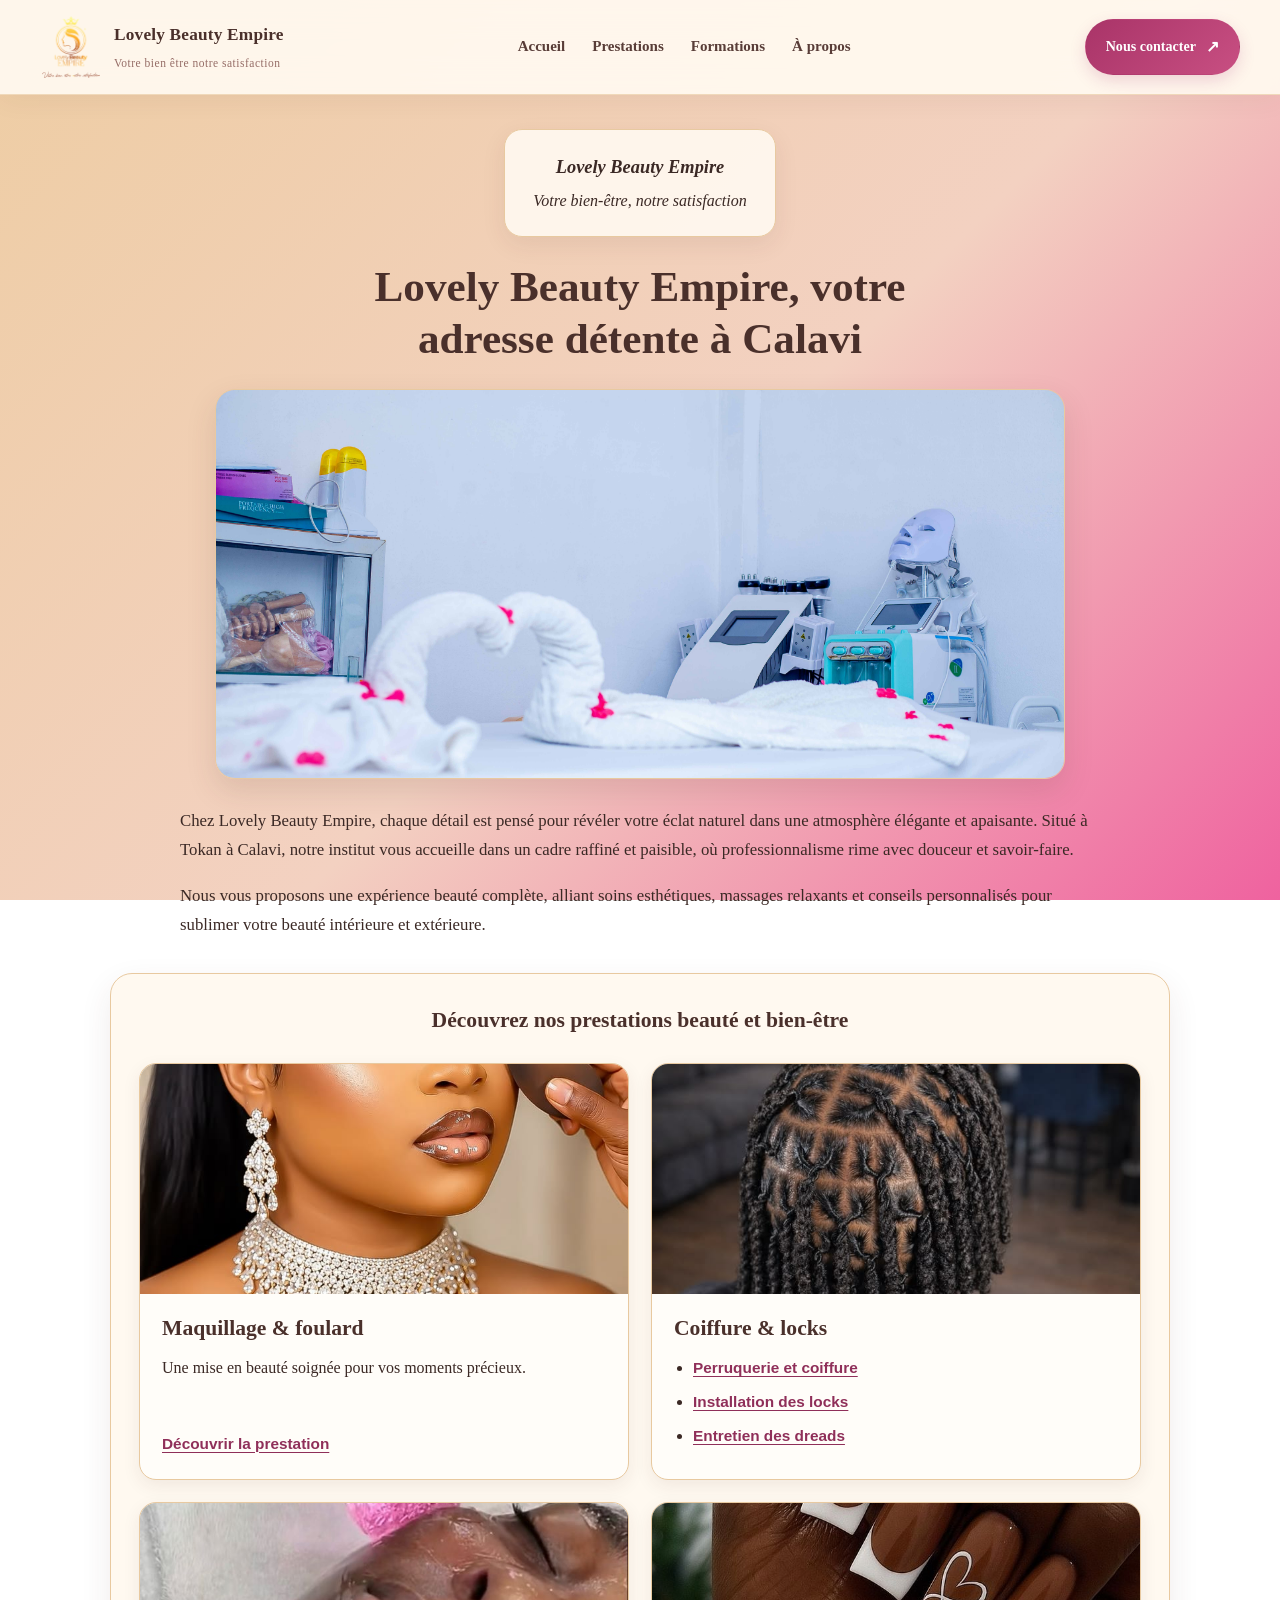
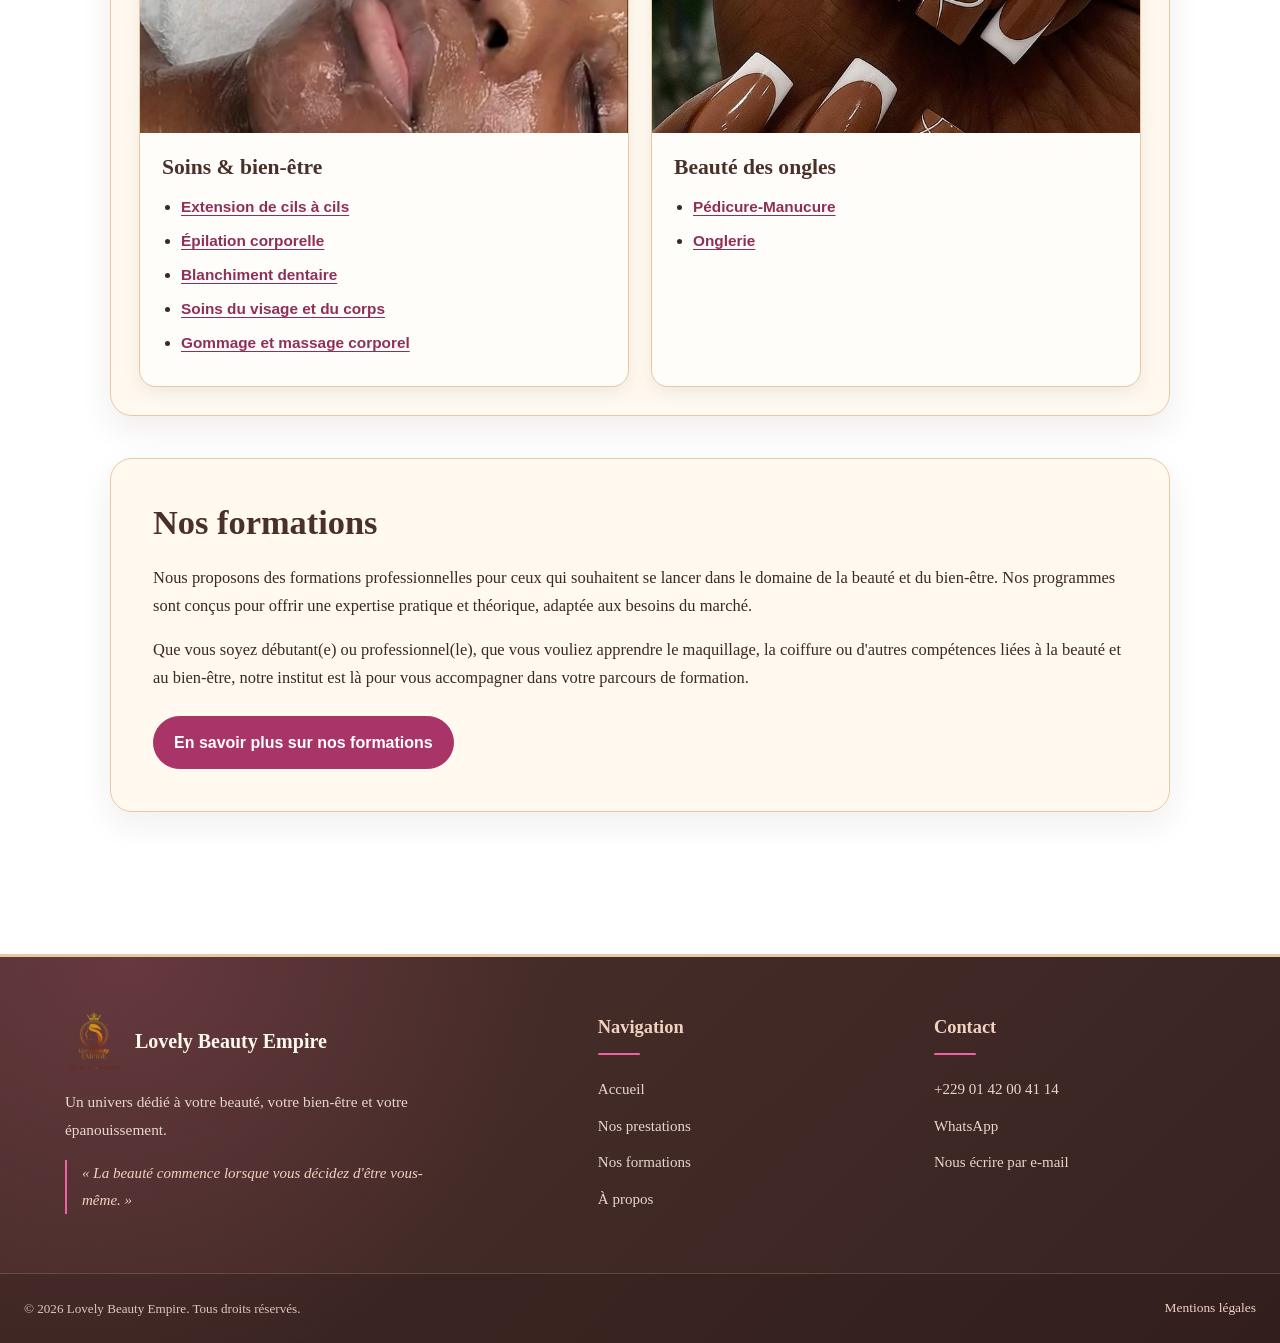
<file: index.html>
<!DOCTYPE html>
<html lang="fr">
<head>
    <meta charset="UTF-8">
    <meta name="viewport" content="width=device-width, initial-scale=1.0">
    <title>Accueil - Lovely Beauty Empire</title>
    <link rel="stylesheet" href="style.css">
    <link rel="stylesheet" href="style-accueil-lovely.css">
</head>
<body>
    
<header class="site-header">
    <div class="header-container">

        <!-- Logo et identité -->
        <a href="index.html" class="brand" aria-label="Lovely Beauty Empire, accueil">
            <img src="images/lovely_beauty_empire.svg" alt="Logo Lovely Beauty Empire">
            <span class="brand-text">
                <strong>Lovely Beauty Empire</strong>
                <small>Votre bien être notre satisfaction</small>
            </span>
        </a>

        <!-- Navigation principale -->
        <nav class="main-nav" aria-label="Navigation principale">
            <a href="index.html">Accueil</a>
            <a href="prestations.html">Prestations</a>
            <a href="formations.html">Formations</a>
            <a href="apropos.html">À propos</a>
        </nav>

        <!-- Bouton de contact -->
        <a href="https://wa.me/2290142004114?text=Bonjour%2C%20je%20souhaite%20prendre%20rendez-vous." class="header-contact">
            Nous contacter <span aria-hidden="true">↗</span>
        </a>

    </div>
</header>

    <main>
        <section class="presentation">
            <div class="intro">
                <p><i><strong>Lovely Beauty Empire</strong></i></p>
                <p><i>Votre bien-être, notre satisfaction</i></p>
            </div>

            <h1 class="accroche">Lovely Beauty Empire, votre adresse détente à Calavi</h1>
            <img class="photo-institut" src="images/institut.jpg" alt="L'institut Lovely Beauty Empire">

            <div class="texte-presentation">
                <p>Chez Lovely Beauty Empire, chaque détail est pensé pour révéler votre éclat naturel dans une atmosphère élégante et apaisante. Situé à Tokan à Calavi, notre institut vous accueille dans un cadre raffiné et paisible, où professionnalisme rime avec douceur et savoir-faire.</p>
                <p>Nous vous proposons une expérience beauté complète, alliant soins esthétiques, massages relaxants et conseils personnalisés pour sublimer votre beauté intérieure et extérieure.</p>
            </div>

            <div class="services">
                <p class="services-intro">Découvrez nos prestations beauté et bien-être</p>

                <div class="services-grid">
                    <article class="service-card">
                        <img src="images/Makeup.jpg" alt="Maquillage et mise en beauté" loading="lazy">
                        <div class="service-card-content">
                            <h2>Maquillage & foulard</h2>
                            <p>Une mise en beauté soignée pour vos moments précieux.</p>
                            <a href="prestations.html#maquillage-foulard">Découvrir la prestation</a>
                        </div>
                    </article>

                    <article class="service-card">
                        <img src="images/coiffure.jpg" alt="Perruquerie et coiffure" loading="lazy">
                        <div class="service-card-content">
                            <h2>Coiffure & locks</h2>
                            <ul>
                                <li><a href="prestations.html#perruquerie-coiffure">Perruquerie et coiffure</a></li>
                                <li><a href="prestations.html#installation-locks">Installation des locks</a></li>
                                <li><a href="prestations.html#entretien-dreads">Entretien des dreads</a></li>
                            </ul>
                        </div>
                    </article>

                    <article class="service-card">
                        <img src="images/spa.jpg" alt="Soins esthétiques et bien-être" loading="lazy">
                        <div class="service-card-content">
                            <h2>Soins & bien-être</h2>
                            <ul>
                                <li><a href="prestations.html#extension-cils">Extension de cils à cils</a></li>
                                <li><a href="prestations.html#épilation-corporelle">Épilation corporelle</a></li>
                                <li><a href="prestations.html#blanchiment-dentaire">Blanchiment dentaire</a></li>
                                <li><a href="prestations.html#soins-visage-corps">Soins du visage et du corps</a></li>
                                <li><a href="prestations.html#gommage-massage">Gommage et massage corporel</a></li>
                            </ul>
                        </div>
                    </article>

                    <article class="service-card">
                        <img src="images/ongle.jpg" alt="Pédicure, manucure et onglerie" loading="lazy">
                        <div class="service-card-content">
                            <h2>Beauté des ongles</h2>
                            <ul>
                                <li><a href="prestations.html#pédicure-manucure">Pédicure-Manucure</a></li>
                                <li><a href="prestations.html#onglerie">Onglerie</a></li>
                            </ul>
                        </div>
                    </article>
                </div>
            </div>
        </section>

        <section class="formations">
            <h2>Nos formations</h2>
            <p>Nous proposons des formations professionnelles pour ceux qui souhaitent se lancer dans le domaine de la beauté et du bien-être. Nos programmes sont conçus pour offrir une expertise pratique et théorique, adaptée aux besoins du marché.</p>
            <p>Que vous soyez débutant(e) ou professionnel(le), que vous vouliez apprendre le maquillage, la coiffure ou d'autres compétences liées à la beauté et au bien-être, notre institut est là pour vous accompagner dans votre parcours de formation.</p>
            <a class="formations-link" href="Formations.html">En savoir plus sur nos formations</a>
        </section>
    </main>

   
<footer class="site-footer">

    <div class="footer-container">

        <!-- Présentation -->
        <div class="footer-brand">
            <a href="index.html" class="footer-logo">
                <img src="images/lovely_beauty_empire.svg" alt="">
                <span>Lovely Beauty Empire</span>
            </a>

            <p>
                Un univers dédié à votre beauté, votre bien-être
                et votre épanouissement.
            </p>

            <p class="footer-slogan">
                « La beauté commence lorsque vous décidez d'être vous-même. »
            </p>
        </div>

        <!-- Liens rapides -->
        <div class="footer-column">
            <h2>Navigation</h2>
            <a href="index.html">Accueil</a>
            <a href="prestations.html">Nos prestations</a>
            <a href="formations.html">Nos formations</a>
            <a href="apropos.html">À propos</a>
        </div>

        <!-- Contact -->
        <div class="footer-column">
            <h2>Contact</h2>
            <a href="tel:+2290142004114">+229 01 42 00 41 14</a>
            <a href="https://wa.me/2290142004114"
               target="_blank"
               rel="noopener noreferrer">
                WhatsApp
            </a>
            <a href="mailto:damelovely84@gmail.com">Nous écrire par e-mail</a>
        </div>

    </div>

    <!-- Bas de page -->
    <div class="footer-bottom">
        <p>
            © <span id="current-year">2026</span>
            Lovely Beauty Empire. Tous droits réservés.
        </p>

        <a href="mentions-legales.html">Mentions légales</a>
    </div>

</footer>

<script>
    document.getElementById("current-year").textContent =
        new Date().getFullYear();
</script>

</body>
</html>
</file>
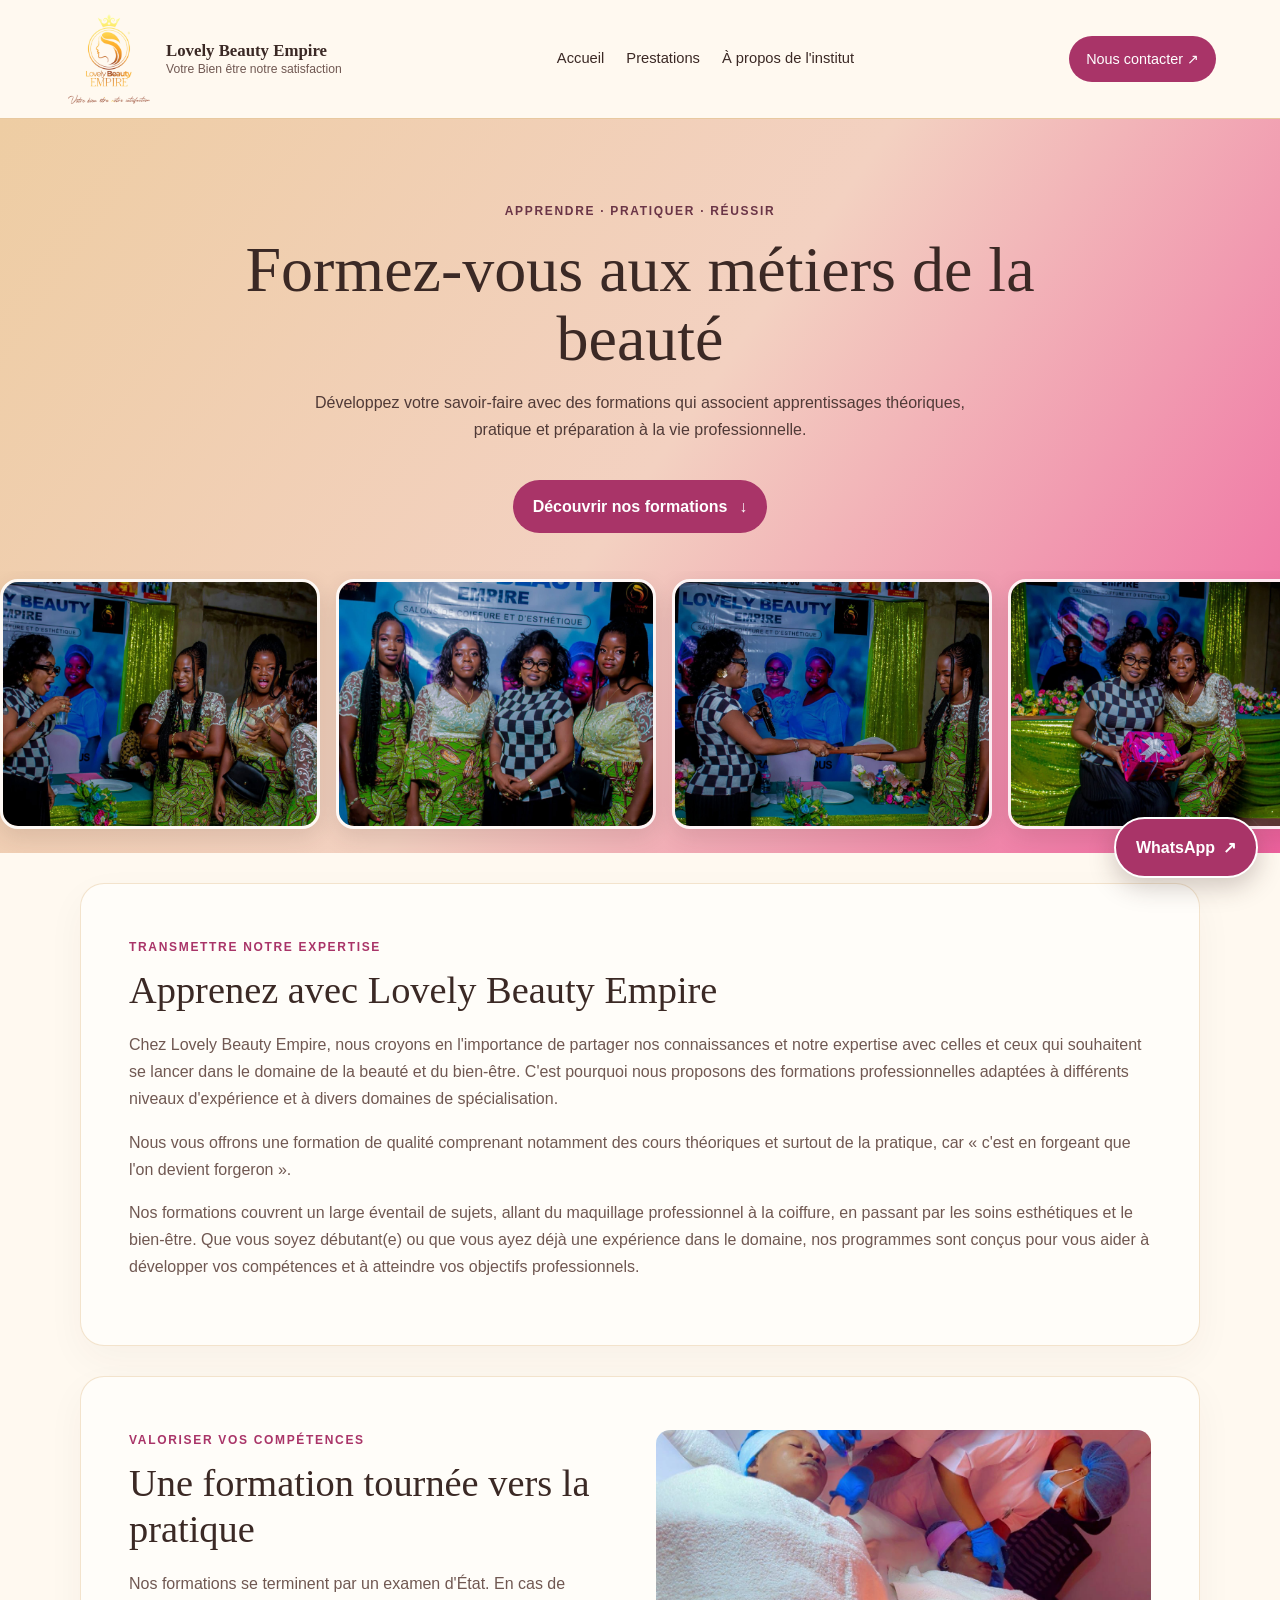
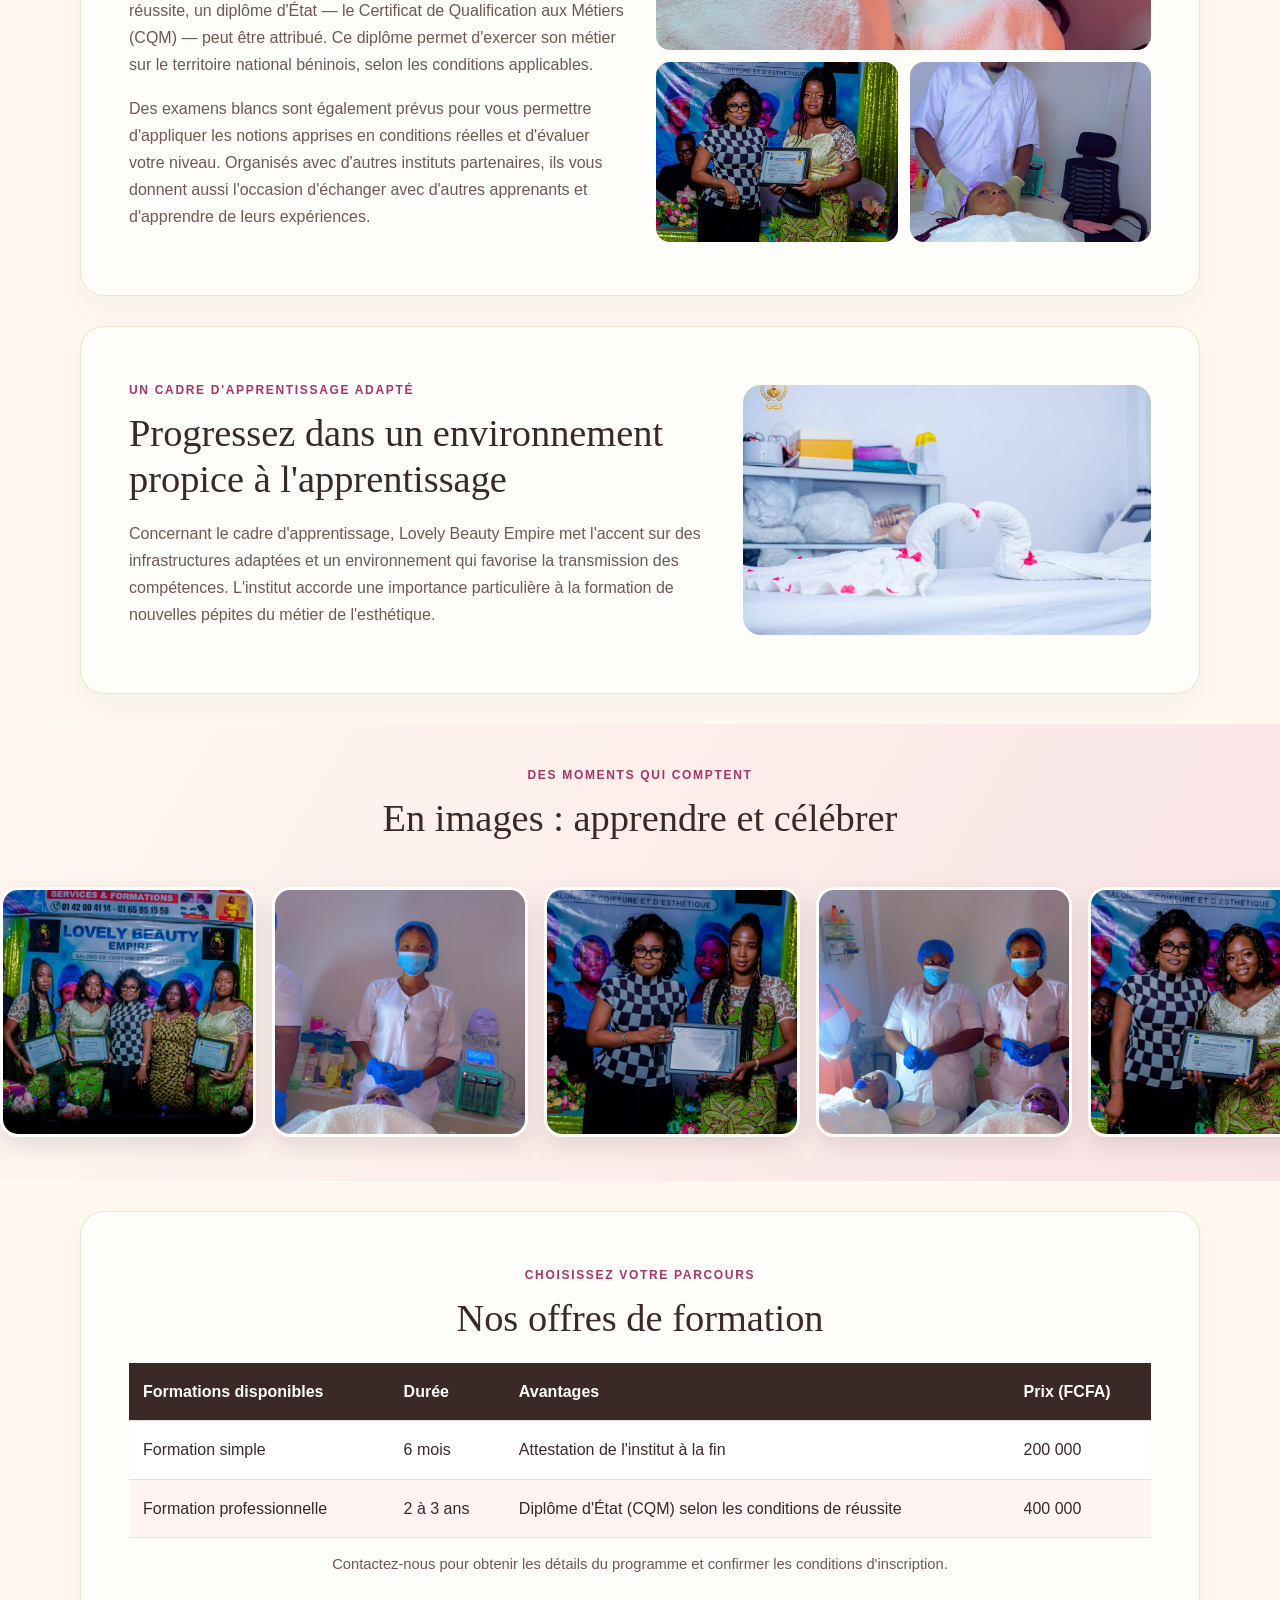
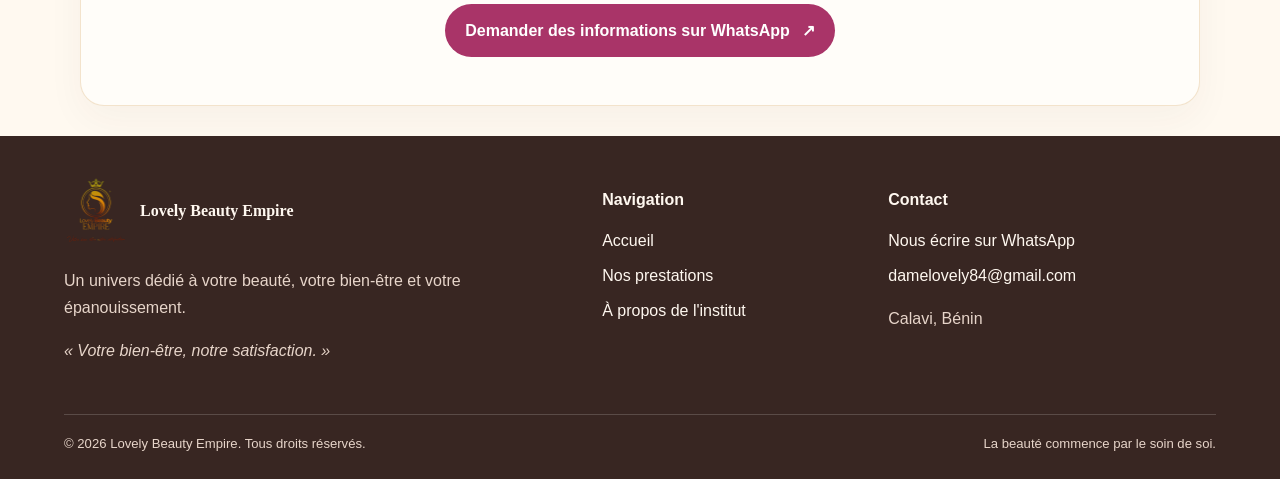
<file: Formations.html>
<!DOCTYPE html>
<html lang="fr">
<head>
    <meta charset="UTF-8">
    <meta name="viewport" content="width=device-width, initial-scale=1.0">
    <meta name="description" content="Découvrez les formations professionnelles en beauté et esthétique proposées par Lovely Beauty Empire à Calavi, au Bénin.">
    <title>Nos formations | Lovely Beauty Empire</title>
    <link rel="stylesheet" href="style.css">
    <link rel="stylesheet" href="style-formations.css">
</head>
<body class="formations-page">
    <header class="formations-header">
        <a class="formations-brand" href="index.html" aria-label="Lovely Beauty Empire, accueil">
            <img src="images/lovely_beauty_empire.svg" alt="Logo Lovely Beauty Empire" width="90" height="90">
            <span><strong>Lovely Beauty Empire</strong><small>Votre Bien être notre satisfaction</small></span>
        </a>
        <nav aria-label="Navigation principale">
            <a href="index.html">Accueil</a>
            <a href="prestations.html">Prestations</a>
            <a href="À-propos.html">À propos de l'institut</a>
        </nav>
        <a class="formations-header-contact" href="https://wa.me/2290142004114?text=Bonjour%2C%20je%20souhaite%20prendre%20rendez-vous." target="_blank" rel="noopener noreferrer">Nous contacter <span aria-hidden="true">↗</span></a>
    </header>

    <main>
        <section class="formations-hero" aria-label="Galerie de remise de diplômes">
            <div class="formations-hero-copy">
                <span class="formations-eyebrow">Apprendre · Pratiquer · Réussir</span>
                <h1>Formez-vous aux métiers de la beauté</h1>
                <p>Développez votre savoir-faire avec des formations qui associent apprentissages théoriques, pratique et préparation à la vie professionnelle.</p>
                <a class="formations-primary-link" href="#offres">Découvrir nos formations <span aria-hidden="true">↓</span></a>
            </div>
            <div class="formations-carousel formations-carousel-top" aria-label="Photos de remises de diplômes">
                <div class="formations-carousel-track">
                    <img src="images/remise-diplome-3.JPG" alt="Cérémonie de remise de diplômes" width="350" height="250">
                    <img src="images/remise-diplome-4.JPG" alt="Souvenir de remise de diplômes" width="350" height="250">
                    <img src="images/remise-diplome-6.JPG" alt="Apprenants lors de la remise de diplômes" width="350" height="250">
                    <img src="images/remise-diplome-1.JPG" alt="Célébration de fin de formation" width="350" height="250">
                    <img src="images/remise-diplome-3.JPG" alt="Cérémonie de remise de diplômes" width="350" height="250" aria-hidden="true">
                    <img src="images/remise-diplome-4.JPG" alt="Souvenir de remise de diplômes" width="350" height="250" aria-hidden="true">
                    <img src="images/remise-diplome-6.JPG" alt="Apprenants lors de la remise de diplômes" width="350" height="250" aria-hidden="true">
                    <img src="images/remise-diplome-1.JPG" alt="Célébration de fin de formation" width="350" height="250" aria-hidden="true">
                </div>
            </div>
        </section>

        <section class="formations-intro formations-panel">
            <span class="formations-eyebrow">Transmettre notre expertise</span>
            <h2>Apprenez avec Lovely Beauty Empire</h2>
            <p>Chez Lovely Beauty Empire, nous croyons en l'importance de partager nos connaissances et notre expertise avec celles et ceux qui souhaitent se lancer dans le domaine de la beauté et du bien-être. C'est pourquoi nous proposons des formations professionnelles adaptées à différents niveaux d'expérience et à divers domaines de spécialisation.</p>
            <p>Nous vous offrons une formation de qualité comprenant notamment des cours théoriques et surtout de la pratique, car « c'est en forgeant que l'on devient forgeron ».</p>
            <p>Nos formations couvrent un large éventail de sujets, allant du maquillage professionnel à la coiffure, en passant par les soins esthétiques et le bien-être. Que vous soyez débutant(e) ou que vous ayez déjà une expérience dans le domaine, nos programmes sont conçus pour vous aider à développer vos compétences et à atteindre vos objectifs professionnels.</p>
        </section>

        <section class="formations-certification formations-panel">
            <div class="formations-copy">
                <span class="formations-eyebrow">Valoriser vos compétences</span>
                <h2>Une formation tournée vers la pratique</h2>
                <p>Nos formations se terminent par un examen d'État. En cas de réussite, un diplôme d'État — le Certificat de Qualification aux Métiers (CQM) — peut être attribué. Ce diplôme permet d'exercer son métier sur le territoire national béninois, selon les conditions applicables.</p>
                <p>Des examens blancs sont également prévus pour vous permettre d'appliquer les notions apprises en conditions réelles et d'évaluer votre niveau. Organisés avec d'autres instituts partenaires, ils vous donnent aussi l'occasion d'échanger avec d'autres apprenants et d'apprendre de leurs expériences.</p>
            </div>
            <div class="formations-feature-images">
                <img src="images/pratique-apprenante.JPG" alt="Une apprenante en pleine pratique" width="350" height="250">
                <img src="images/remise-diplome-5.JPG" alt="Une apprenante avec son certificat" width="300" height="250">
                <img src="images/examen-blanc.JPG" alt="Un apprenant pendant un examen blanc" width="350" height="250">
            </div>
        </section>

        <section class="formations-environment formations-panel">
            <div>
                <span class="formations-eyebrow">Un cadre d'apprentissage adapté</span>
                <h2>Progressez dans un environnement propice à l'apprentissage</h2>
                <p>Concernant le cadre d'apprentissage, Lovely Beauty Empire met l'accent sur des infrastructures adaptées et un environnement qui favorise la transmission des compétences. L'institut accorde une importance particulière à la formation de nouvelles pépites du métier de l'esthétique.</p>
            </div>
            <img class="formations-classroom" src="images/salle-cours.jpg" alt="Salle de cours de Lovely Beauty Empire" width="350" height="250">
        </section>

        <section class="formations-gallery-section" aria-label="Galerie de formations et de cérémonies">
            <div class="formations-gallery-heading">
                <span class="formations-eyebrow">Des moments qui comptent</span>
                <h2>En images : apprendre et célébrer</h2>
            </div>
            <div class="formations-carousel formations-carousel-bottom" aria-label="Photos de formations et de remises de diplômes">
                <div class="formations-carousel-track">
                    <img src="images/remise-diplome-9.JPG" alt="Cérémonie de remise de diplômes" width="350" height="250">
                    <img src="images/formation.JPG" alt="Une apprenante en pleine formation" width="350" height="250">
                    <img src="images/remise-diplome-7.JPG" alt="Célébration de fin de formation" width="350" height="250">
                    <img src="images/formation-2.JPG" alt="Une apprenante en pratique" width="350" height="250">
                    <img src="images/remise-diplome-2.JPG" alt="Souvenir de remise de diplômes" width="350" height="250">
                    <img src="images/remise-diplome-9.JPG" alt="Cérémonie de remise de diplômes" width="350" height="250" aria-hidden="true">
                    <img src="images/formation.JPG" alt="Une apprenante en pleine formation" width="350" height="250" aria-hidden="true">
                    <img src="images/remise-diplome-7.JPG" alt="Célébration de fin de formation" width="350" height="250" aria-hidden="true">
                    <img src="images/formation-2.JPG" alt="Une apprenante en pratique" width="350" height="250" aria-hidden="true">
                    <img src="images/remise-diplome-2.JPG" alt="Souvenir de remise de diplômes" width="350" height="250" aria-hidden="true">
                </div>
            </div>
        </section>

        <section class="formations-offers formations-panel" id="offres">
            <span class="formations-eyebrow">Choisissez votre parcours</span>
            <h2>Nos offres de formation</h2>
            <div class="formations-table-wrap">
                <table>
                    <thead><tr><th>Formations disponibles</th><th>Durée</th><th>Avantages</th><th>Prix (FCFA)</th></tr></thead>
                    <tbody>
                        <tr><td>Formation simple</td><td>6 mois</td><td>Attestation de l'institut à la fin</td><td>200 000</td></tr>
                        <tr><td>Formation professionnelle</td><td>2 à 3 ans</td><td>Diplôme d'État (CQM) selon les conditions de réussite</td><td>400 000</td></tr>
                    </tbody>
                </table>
            </div>
            <p class="formations-price-note">Contactez-nous pour obtenir les détails du programme et confirmer les conditions d'inscription.</p>
            <a class="formations-primary-link" href="https://wa.me/2290142004114?text=Bonjour%2C%20je%20souhaite%20prendre%20rendez-vous." target="_blank" rel="noopener noreferrer">Demander des informations sur WhatsApp <span aria-hidden="true">↗</span></a>
        </section>
    </main>

    <a class="formations-floating-contact" href="https://wa.me/2290142004114?text=Bonjour%2C%20je%20souhaite%20prendre%20rendez-vous." target="_blank" rel="noopener noreferrer" aria-label="Nous contacter sur WhatsApp">WhatsApp <span aria-hidden="true">↗</span></a>

    <footer class="formations-footer">
        <div><a class="formations-footer-brand" href="index.html"><img src="images/lovely_beauty_empire.svg" alt="" width="64" height="64"><span>Lovely Beauty Empire</span></a><p>Un univers dédié à votre beauté, votre bien-être et votre épanouissement.</p><p class="formations-footer-slogan">« Votre bien-être, notre satisfaction. »</p></div>
        <div><h2>Navigation</h2><a href="index.html">Accueil</a><a href="prestations.html">Nos prestations</a><a href="À-propos.html">À propos de l'institut</a></div>
        <div><h2>Contact</h2><a href="https://wa.me/2290142004114?text=Bonjour%2C%20je%20souhaite%20prendre%20rendez-vous." target="_blank" rel="noopener noreferrer">Nous écrire sur WhatsApp</a><a href="mailto:damelovely84@gmail.com">damelovely84@gmail.com</a><p>Calavi, Bénin</p></div>
        <div class="formations-footer-bottom"><p>© <span id="formations-year">2017</span> Lovely Beauty Empire. Tous droits réservés.</p><p>La beauté commence par le soin de soi.</p></div>
    </footer>
    <script>document.getElementById('formations-year').textContent = new Date().getFullYear();</script>
</body>
</html>
</file>
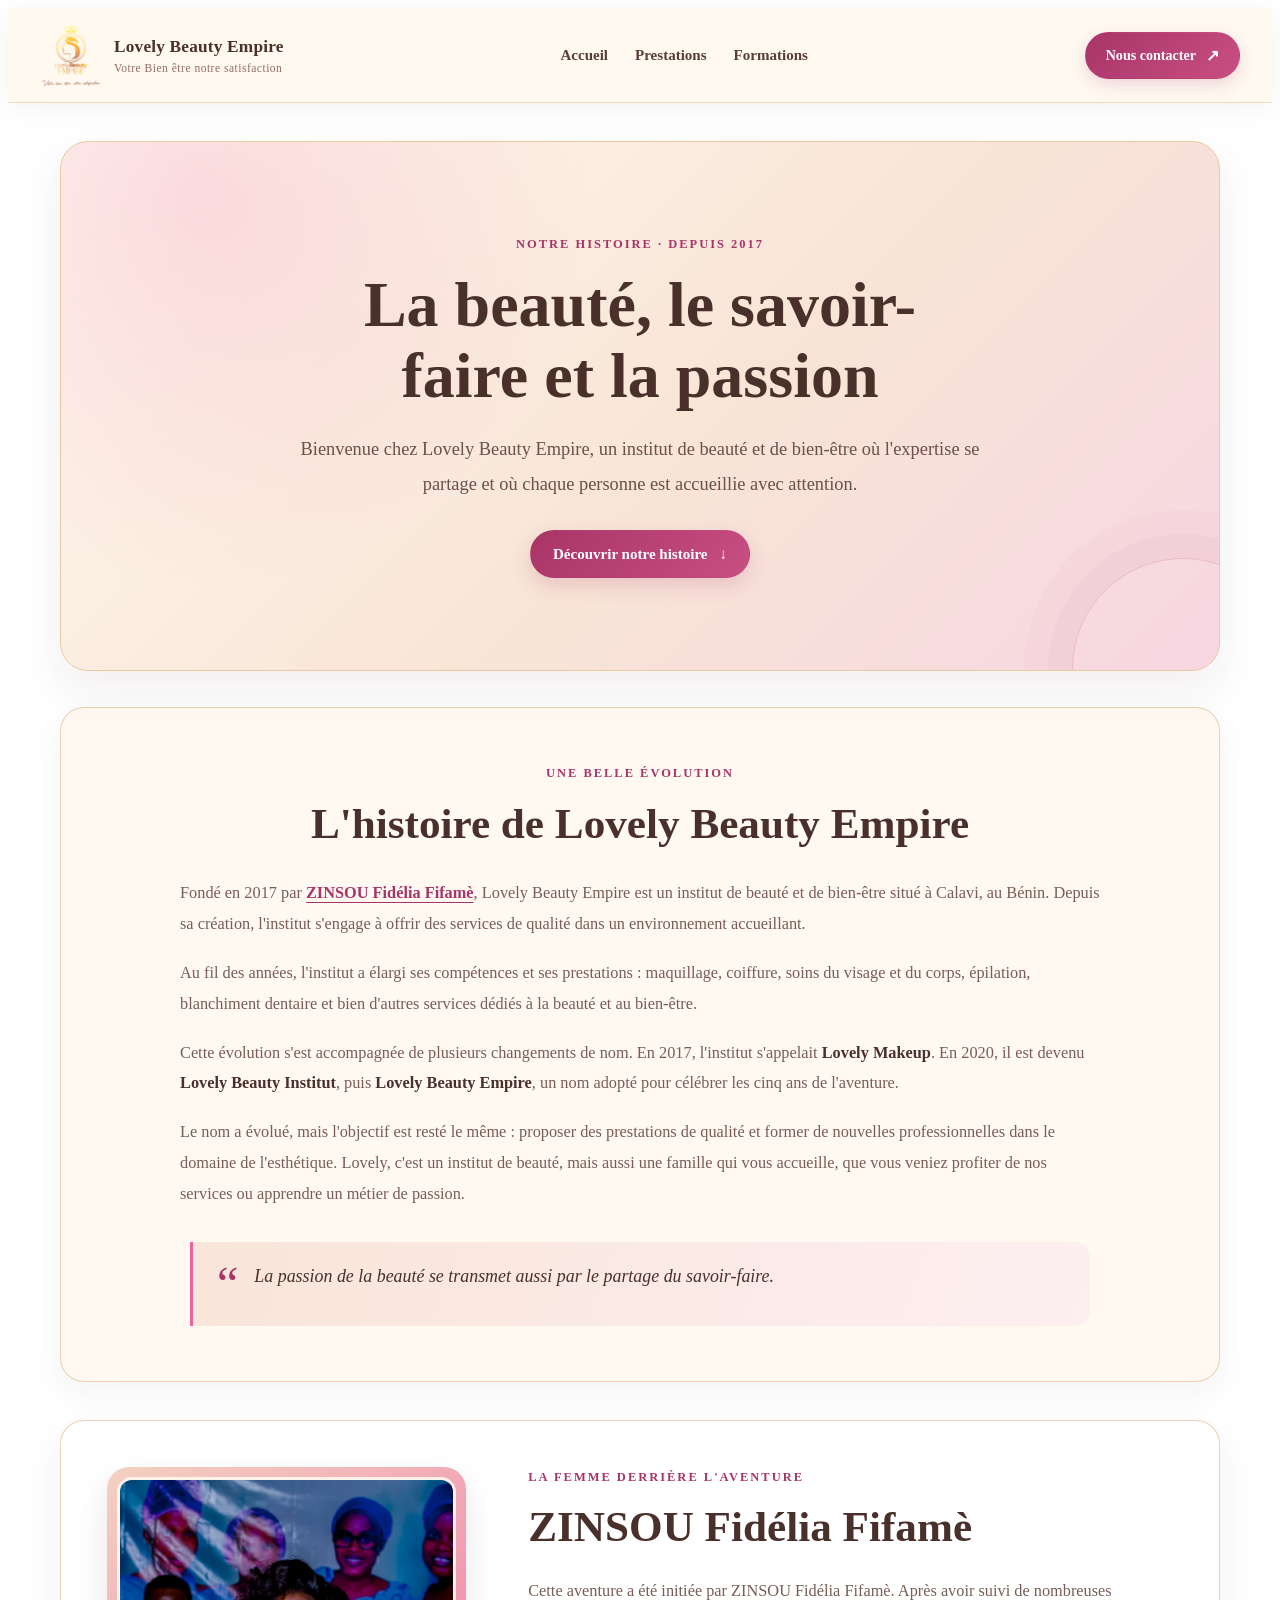
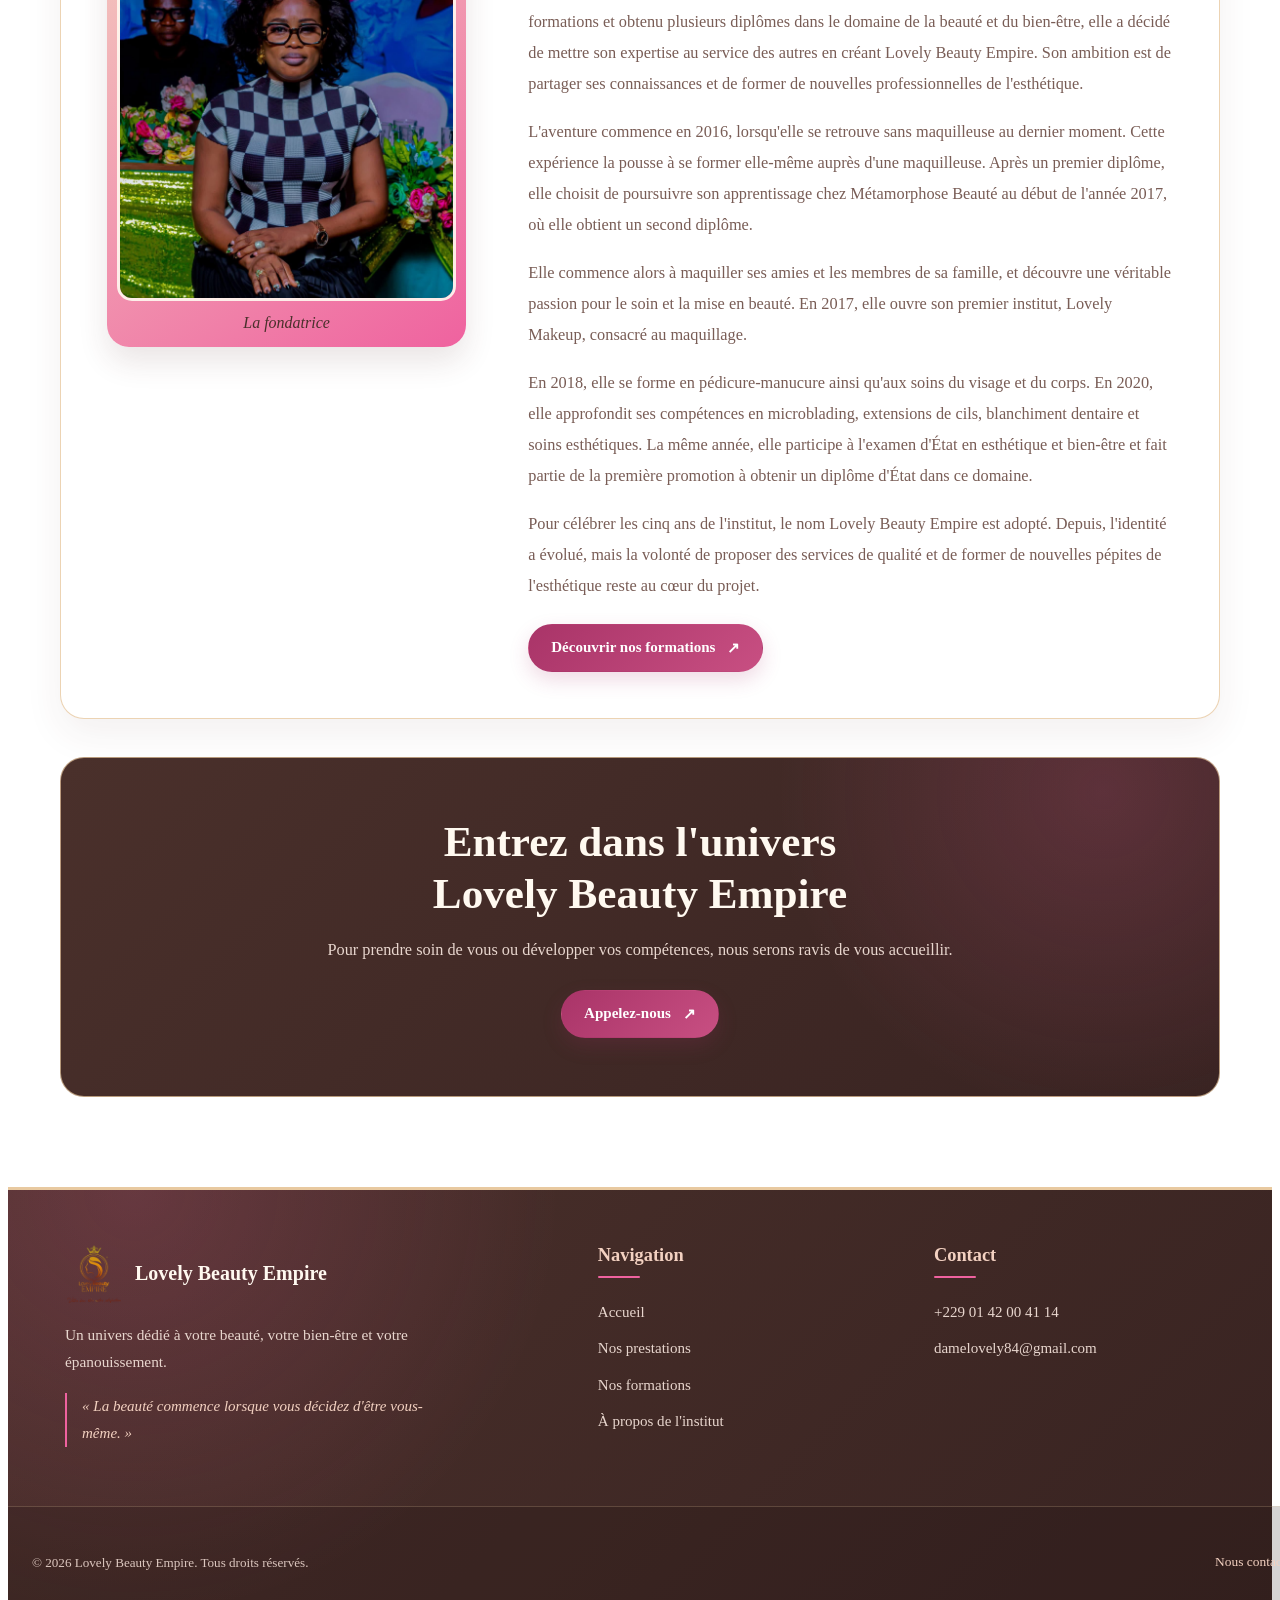
<file: À-propos.html>
<!DOCTYPE html>
<html lang="fr">
<head>
    <meta charset="UTF-8">
    <meta name="viewport" content="width=device-width, initial-scale=1.0">
    <meta name="description" content="Découvrez l'histoire de Lovely Beauty Empire et le parcours de sa fondatrice, ZINSOU Fidélia Fifamè, à Calavi au Bénin.">
    <title>Présentation | Lovely Beauty Empire</title>
    <link rel="stylesheet" href="style.css">
    <link rel="stylesheet" href="style-presentation.css">
</head>
<body>
    <header class="site-header">
        <div class="header-container">
            <a href="index.html" class="brand" aria-label="Lovely Beauty Empire, accueil">
                <img src="images/lovely_beauty_empire.svg" alt="Logo Lovely Beauty Empire">
                <span class="brand-text">
                    <strong>Lovely Beauty Empire</strong>
                    <small>Votre Bien être notre satisfaction</small>
                </span>
            </a>

            <nav class="main-nav" aria-label="Navigation principale">
                <a href="index.html">Accueil</a>
                <a href="prestations.html">Prestations</a>
                <a href="Formations.html">Formations</a>
            </nav>

            <a href="https://wa.me/2290142004114?text=Bonjour%2C%20je%20souhaite%20prendre%20rendez-vous" class="header-contact">
                Nous contacter <span aria-hidden="true">↗</span>
            </a>
        </div>
    </header>

    <main class="presentation-page">
        <section class="presentation-hero" aria-labelledby="presentation-title">
            <span class="eyebrow">Notre histoire · Depuis 2017</span>
            <h1 id="presentation-title">La beauté, le savoir-faire et la passion</h1>
            <p class="hero-intro">
                Bienvenue chez Lovely Beauty Empire, un institut de beauté et de bien-être
                où l'expertise se partage et où chaque personne est accueillie avec attention.
            </p>
            <a class="presentation-cta" href="#fondatrice">Découvrir notre histoire <span aria-hidden="true">↓</span></a>
        </section>

        <section class="story-section presentation-panel" aria-labelledby="story-title">
            <div class="section-heading">
                <span class="eyebrow">Une belle évolution</span>
                <h2 id="story-title">L'histoire de Lovely Beauty Empire</h2>
            </div>

            <div class="story-copy">
                <p>
                    Fondé en 2017 par <a href="#fondatrice">ZINSOU Fidélia Fifamè</a>,
                    Lovely Beauty Empire est un institut de beauté et de bien-être situé à
                    Calavi, au Bénin. Depuis sa création, l'institut s'engage à offrir des
                    services de qualité dans un environnement accueillant.
                </p>
                <p>
                    Au fil des années, l'institut a élargi ses compétences et ses prestations :
                    maquillage, coiffure, soins du visage et du corps, épilation, blanchiment
                    dentaire et bien d'autres services dédiés à la beauté et au bien-être.
                </p>
                <p>
                    Cette évolution s'est accompagnée de plusieurs changements de nom.
                    En 2017, l'institut s'appelait <strong>Lovely Makeup</strong>. En 2020,
                    il est devenu <strong>Lovely Beauty Institut</strong>, puis
                    <strong>Lovely Beauty Empire</strong>, un nom adopté pour célébrer
                    les cinq ans de l'aventure.
                </p>
                <p>
                    Le nom a évolué, mais l'objectif est resté le même : proposer des
                    prestations de qualité et former de nouvelles professionnelles dans
                    le domaine de l'esthétique. Lovely, c'est un institut de beauté,
                    mais aussi une famille qui vous accueille, que vous veniez profiter
                    de nos services ou apprendre un métier de passion.
                </p>
            </div>

            <div class="story-highlight">
                <span aria-hidden="true" class="highlight-mark">“</span>
                <p>La passion de la beauté se transmet aussi par le partage du savoir-faire.</p>
            </div>
        </section>

        <section id="fondatrice" class="founder-section" aria-labelledby="founder-title">
            <div class="founder-image-wrap">
                <img src="images/fidelia-zinsou.JPG" alt="ZINSOU Fidélia Fifamè, fondatrice de Lovely Beauty Empire" class="founder-image">
                <span class="image-caption">La fondatrice</span>
            </div>

            <div class="founder-content">
                <span class="eyebrow">La femme derrière l'aventure</span>
                <h2 id="founder-title">ZINSOU Fidélia Fifamè</h2>
                <p>
                    Cette aventure a été initiée par ZINSOU Fidélia Fifamè. Après avoir suivi
                    de nombreuses formations et obtenu plusieurs diplômes dans le domaine de
                    la beauté et du bien-être, elle a décidé de mettre son expertise au service
                    des autres en créant Lovely Beauty Empire. Son ambition est de partager
                    ses connaissances et de former de nouvelles professionnelles de l'esthétique.
                </p>
                <p>
                    L'aventure commence en 2016, lorsqu'elle se retrouve sans maquilleuse au
                    dernier moment. Cette expérience la pousse à se former elle-même auprès
                    d'une maquilleuse. Après un premier diplôme, elle choisit de poursuivre
                    son apprentissage chez Métamorphose Beauté au début de l'année 2017,
                    où elle obtient un second diplôme.
                </p>
                <p>
                    Elle commence alors à maquiller ses amies et les membres de sa famille,
                    et découvre une véritable passion pour le soin et la mise en beauté.
                    En 2017, elle ouvre son premier institut, Lovely Makeup, consacré au
                    maquillage.
                </p>
                <p>
                    En 2018, elle se forme en pédicure-manucure ainsi qu'aux soins du visage
                    et du corps. En 2020, elle approfondit ses compétences en microblading,
                    extensions de cils, blanchiment dentaire et soins esthétiques. La même
                    année, elle participe à l'examen d'État en esthétique et bien-être et
                    fait partie de la première promotion à obtenir un diplôme d'État dans
                    ce domaine.
                </p>
                <p>
                    Pour célébrer les cinq ans de l'institut, le nom Lovely Beauty Empire
                    est adopté. Depuis, l'identité a évolué, mais la volonté de proposer des
                    services de qualité et de former de nouvelles pépites de l'esthétique
                    reste au cœur du projet.
                </p>
                <a href="Formations.html" class="presentation-cta">Découvrir nos formations <span aria-hidden="true">↗</span></a>
            </div>
        </section>

        <section class="presentation-bottom" aria-label="Invitation">
            <h2>Entrez dans l'univers Lovely Beauty Empire</h2>
            <p>Pour prendre soin de vous ou développer vos compétences, nous serons ravis de vous accueillir.</p>
            <a href="tel:+2290197005982" class="presentation-cta">Appelez-nous <span aria-hidden="true">↗</span></a>
        </section>
    </main>

    <footer class="site-footer">
        <div class="footer-container">
            <div class="footer-brand">
                <a href="index.html" class="footer-logo">
                    <img src="images/lovely_beauty_empire.svg" alt="">
                    <span>Lovely Beauty Empire</span>
                </a>
                <p>Un univers dédié à votre beauté, votre bien-être et votre épanouissement.</p>
                <p class="footer-slogan">« La beauté commence lorsque vous décidez d'être vous-même. »</p>
            </div>

            <div class="footer-column">
                <h2>Navigation</h2>
                <a href="index.html">Accueil</a>
                <a href="prestations.html">Nos prestations</a>
                <a href="Formations.html">Nos formations</a>
                <a href="À-propos.html">À propos de l'institut</a>
            </div>

            <div class="footer-column">
                <h2>Contact</h2>
                <a href="tel:+229014200411">+229 01 42 00 41 14</a>
                <a href="mailto:damelovely84@gmail.com">damelovely84@gmail.com</a>
            </div>
        </div>
        <div class="footer-bottom">
            <p>© <span id="current-year">2026</span> Lovely Beauty Empire. Tous droits réservés.</p>
            <a href="tel:+229014200411">Nous contacter</a>
        </div>
    </footer>

    <script>
        document.getElementById("current-year").textContent = new Date().getFullYear();
    </script>
</body>
</html>
</file>
<file: style.css>
.site-header {
    position: sticky;
    top: 0;
    z-index: 1000;
    width: 100%;
    background: rgba(255, 249, 240, 0.94);
    border-bottom: 1px solid rgba(232, 201, 160, 0.65);
    box-shadow: 0 5px 25px rgba(79, 43, 39, 0.06);
    backdrop-filter: blur(16px);
    -webkit-backdrop-filter: blur(16px);
}

.header-container {
    width: min(1200px, calc(100% - 48px));
    min-height: 94px;
    margin: 0 auto;
    display: flex;
    align-items: center;
    justify-content: space-between;
    gap: 30px;
}

/* Logo */

.brand {
    display: flex;
    align-items: center;
    gap: 12px;
    flex-shrink: 0;
    color: #4A302B;
    text-decoration: none;
}

.brand img {
    display: block;
    width: 62px;
    height: 62px;
    object-fit: contain;
}

.brand-text {
    display: flex;
    flex-direction: column;
    gap: 5px;
}

.brand-text strong {
    font-family: Georgia, "Times New Roman", serif;
    font-size: 1.08rem;
    font-weight: 700;
    letter-spacing: 0.2px;
}

.brand-text small {
    color: #956C66;
    font-size: 0.72rem;
    letter-spacing: 0.5px;
}

/* Navigation */

.main-nav {
    display: flex;
    align-items: center;
    justify-content: center;
    gap: 27px;
}

.main-nav a {
    position: relative;
    padding: 10px 0;
    color: #593D38;
    font-size: 0.94rem;
    font-weight: 600;
    text-decoration: none;
    transition: color 0.25s ease;
}

.main-nav a::after {
    content: "";
    position: absolute;
    left: 0;
    bottom: 3px;
    width: 0;
    height: 2px;
    border-radius: 2px;
    background: #EF629F;
    transition: width 0.25s ease;
}

.main-nav a:hover {
    color: #A93468;
}

.main-nav a:hover::after,
.main-nav a:focus-visible::after {
    width: 100%;
}

/* Bouton de contact */

.header-contact {
    display: inline-flex;
    align-items: center;
    justify-content: center;
    gap: 10px;
    flex-shrink: 0;
    padding: 13px 20px;
    color: #FFFFFF;
    background: linear-gradient(135deg, #A93468, #C84F82);
    border: 1px solid transparent;
    border-radius: 999px;
    box-shadow: 0 6px 16px rgba(169, 52, 104, 0.18);
    font-size: 0.88rem;
    font-weight: 700;
    text-decoration: none;
    transition:
        transform 0.25s ease,
        box-shadow 0.25s ease,
        background 0.25s ease;
}

.header-contact span {
    font-size: 1rem;
}

.header-contact:hover {
    color: #FFFFFF;
    background: linear-gradient(135deg, #84284F, #A93468);
    box-shadow: 0 9px 22px rgba(169, 52, 104, 0.26);
    transform: translateY(-2px);
}

/* Tablettes */

@media (max-width: 1000px) {
    .header-container {
        gap: 20px;
    }

    .main-nav {
        gap: 17px;
    }

    .brand-text strong {
        font-size: 0.98rem;
    }

    .brand-text small {
        font-size: 0.66rem;
    }

    .brand img {
        width: 52px;
        height: 52px;
    }

    .header-contact {
        padding: 12px 16px;
    }
}

/* Mobiles */

@media (max-width: 760px) {
    .header-container {
        width: calc(100% - 28px);
        min-height: auto;
        padding: 14px 0 12px;
        flex-wrap: wrap;
        justify-content: space-between;
        gap: 14px;
    }

    .brand img {
        width: 48px;
        height: 48px;
    }

    .brand-text strong {
        font-size: 0.95rem;
    }

    .brand-text small {
        font-size: 0.65rem;
    }

    .header-contact {
        padding: 11px 15px;
        font-size: 0.82rem;
    }

    .main-nav {
        order: 3;
        width: 100%;
        justify-content: flex-start;
        gap: 22px;
        overflow-x: auto;
        padding: 3px 0 5px;
        scrollbar-width: thin;
        scrollbar-color: #E8C9A0 transparent;
    }

    .main-nav a {
        flex-shrink: 0;
        font-size: 0.86rem;
    }
}

/* Petits écrans */

@media (max-width: 380px) {
    .brand {
        gap: 8px;
    }

    .brand img {
        width: 40px;
        height: 40px;
    }

    .brand-text strong {
        font-size: 0.82rem;
    }

    .brand-text small {
        font-size: 0.58rem;
    }

    .header-contact {
        padding: 10px 12px;
        font-size: 0.76rem;
    }

    .main-nav {
        gap: 17px;
    }
}


.site-footer {
    position: relative;
    margin-top: 70px;
    padding: 55px 0 0;
    color: #FFF9F0;
    background:
        radial-gradient(
            circle at 10% 0%,
            rgba(239, 98, 159, 0.18),
            transparent 35%
        ),
        linear-gradient(135deg, #4A302B, #382321);
    border-top: 3px solid #E8C9A0;
}

/* Contenu principal */

.footer-container {
    width: min(1150px, calc(100% - 48px));
    margin: 0 auto;
    padding-bottom: 42px;
    display: grid;
    grid-template-columns: 1.7fr 1fr 1fr;
    gap: 55px;
}

/* Identité */

.footer-brand {
    max-width: 390px;
}

.footer-logo {
    display: inline-flex;
    align-items: center;
    gap: 12px;
    margin-bottom: 18px;
    color: #FFF9F0;
    font-family: Georgia, "Times New Roman", serif;
    font-size: 1.25rem;
    font-weight: 700;
    text-decoration: none;
}

.footer-logo img {
    display: block;
    width: 58px;
    height: 58px;
    object-fit: contain;
}

.footer-brand > p {
    margin: 0 0 17px;
    color: #E8D6CE;
    font-size: 0.96rem;
    line-height: 1.8;
}

.footer-brand .footer-slogan {
    padding-left: 15px;
    color: #F3D1C1;
    border-left: 2px solid #EF629F;
    font-family: Georgia, "Times New Roman", serif;
    font-size: 0.94rem;
    font-style: italic;
}

/* Colonnes */

.footer-column {
    display: flex;
    flex-direction: column;
    align-items: flex-start;
    gap: 14px;
}

.footer-column h2 {
    position: relative;
    margin: 0 0 9px;
    padding-bottom: 12px;
    color: #F3D1C1;
    font-family: Georgia, "Times New Roman", serif;
    font-size: 1.15rem;
    font-weight: 700;
}

.footer-column h2::after {
    content: "";
    position: absolute;
    bottom: 0;
    left: 0;
    width: 42px;
    height: 2px;
    background: #EF629F;
    border-radius: 2px;
}

.footer-column a {
    color: #E8D6CE;
    font-size: 0.94rem;
    line-height: 1.5;
    text-decoration: none;
    transition:
        color 0.2s ease,
        transform 0.2s ease;
}

.footer-column a:hover {
    color: #F3D1C1;
    transform: translateX(4px);
}

/* Barre inférieure */

.footer-bottom {
    width: 100%;
    min-height: 70px;
    padding: 20px 24px;
    display: flex;
    align-items: center;
    justify-content: space-between;
    gap: 20px;
    border-top: 1px solid rgba(232, 201, 160, 0.22);
    background: rgba(25, 14, 13, 0.18);
}

.footer-bottom p {
    margin: 0;
    color: #DCC7BF;
    font-size: 0.82rem;
    line-height: 1.6;
}

.footer-bottom a {
    color: #F3D1C1;
    font-size: 0.84rem;
    text-decoration: none;
    transition: color 0.2s ease;
}

.footer-bottom a:hover {
    color: #EF629F;
    text-decoration: underline;
    text-underline-offset: 4px;
}

/* Tablettes */

@media (max-width: 800px) {
    .footer-container {
        grid-template-columns: 1.3fr 1fr;
        gap: 35px;
    }

    .footer-brand {
        grid-column: 1 / -1;
        max-width: 600px;
    }
}

/* Mobiles */

@media (max-width: 520px) {
    .site-footer {
        margin-top: 45px;
        padding-top: 38px;
    }

    .footer-container {
        width: calc(100% - 36px);
        grid-template-columns: 1fr 1fr;
        gap: 32px 22px;
        padding-bottom: 32px;
    }

    .footer-brand {
        grid-column: 1 / -1;
    }

    .footer-logo {
        font-size: 1.1rem;
    }

    .footer-logo img {
        width: 50px;
        height: 50px;
    }

    .footer-column h2 {
        font-size: 1.02rem;
    }

    .footer-column a {
        font-size: 0.88rem;
    }

    .footer-bottom {
        padding: 20px 18px;
        flex-direction: column;
        align-items: flex-start;
        gap: 10px;
    }
}

/* Accessibilité : réduire les animations si demandé */

@media (prefers-reduced-motion: reduce) {
    .main-nav a,
    .main-nav a::after,
    .header-contact,
    .footer-column a,
    .footer-bottom a {
        transition: none;
    }
}
</file>
<file: style-accueil-lovely.css>
/* LOVELY BEAUTY EMPIRE — Styles de la page d'accueil
   Le header et le footer restent gérés par style.css. */

* {
    box-sizing: border-box;
}

body {
    margin: 0;
    color: #3B2925;
    font-family: Georgia, "Times New Roman", serif;
    line-height: 1.7;
    background: linear-gradient(135deg, #EECDA3 0%, #F3D1C1 55%, #EF629F 100%);
    background-attachment: fixed;
}

main {
    width: min(1120px, calc(100% - 40px));
    margin: 0 auto;
    padding: 34px 0 72px;
}

main > section {
    margin: 0 0 42px;
}

.presentation {
    text-align: center;
}

.intro {
    width: fit-content;
    max-width: 100%;
    margin: 0 auto 24px;
    padding: 18px 28px;
    color: #3B2925;
    background: rgba(255, 249, 240, 0.92);
    border: 1px solid #E8C9A0;
    border-radius: 18px;
    box-shadow: 0 8px 24px rgba(79, 43, 39, 0.08);
}

.intro p {
    margin: 4px 0;
}

.intro p:first-child {
    font-size: 1.15rem;
}

.accroche {
    max-width: 900px;
    margin: 0 auto 24px;
    color: #4A302B;
    font-size: clamp(1.8rem, 3.5vw, 2.7rem);
    line-height: 1.2;
    text-wrap: balance;
}

.photo-institut {
    display: block;
    width: min(100%, 850px);
    height: clamp(220px, 38vw, 390px);
    object-fit: cover;
    object-position: center;
    margin: 0 auto 28px;
    border: 1px solid #E8C9A0;
    border-radius: 20px;
    box-shadow: 0 12px 30px rgba(79, 43, 39, 0.13);
}

.texte-presentation {
    max-width: 920px;
    margin: 0 auto;
    text-align: left;
    font-size: 1.05rem;
}

.texte-presentation p {
    margin: 0 0 18px;
}

.services {
    margin: 34px auto 0;
    padding: 28px;
    max-width: 1060px;
    text-align: center;
    background: rgba(255, 249, 240, 0.94);
    border: 1px solid #E8C9A0;
    border-radius: 22px;
    box-shadow: 0 12px 32px rgba(79, 43, 39, 0.09);
}

.services-intro {
    margin: 0 0 24px;
    color: #4A302B;
    font-size: 1.35rem;
    font-weight: 700;
}

.services-grid {
    display: grid;
    grid-template-columns: repeat(2, minmax(0, 1fr));
    align-items: stretch;
    gap: 22px;
    text-align: left;
}

.service-card {
    min-width: 0;
    overflow: hidden;
    display: flex;
    flex-direction: column;
    background: #FFFDF9;
    border: 1px solid #E8C9A0;
    border-radius: 17px;
    box-shadow: 0 6px 18px rgba(79, 43, 39, 0.08);
    transition: transform 180ms ease, box-shadow 180ms ease;
}

.service-card:hover {
    transform: translateY(-3px);
    box-shadow: 0 12px 24px rgba(79, 43, 39, 0.13);
}

.service-card > img {
    display: block;
    width: 100%;
    height: 230px;
    object-fit: cover;
    object-position: center;
    background: #F3E8D7;
}

.service-card-content {
    display: flex;
    flex: 1;
    flex-direction: column;
    align-items: flex-start;
    padding: 20px 22px 22px;
}

.service-card h2 {
    margin: 0 0 12px;
    color: #4A302B;
    font-size: 1.35rem;
    line-height: 1.3;
}

.service-card p {
    margin: 0 0 14px;
}

.service-card ul {
    width: 100%;
    margin: 0;
    padding-left: 19px;
}

.service-card li {
    margin: 0 0 7px;
}

.service-card a {
    color: #8F2F59;
    font-family: Arial, sans-serif;
    font-size: 0.96rem;
    font-weight: 600;
    text-decoration-thickness: 1px;
    text-underline-offset: 3px;
}

.service-card a:hover {
    color: #A93468;
}

.service-card-content > a {
    display: inline-block;
    margin-top: auto;
    padding-top: 8px;
}

.service-card a:focus-visible,
.formations-link:focus-visible {
    outline: 3px solid #A93468;
    outline-offset: 4px;
    border-radius: 3px;
}

/* Section Nos formations */
.formations {
    max-width: 1060px;
    margin: 0 auto;
    padding: clamp(24px, 4vw, 42px);
    background: rgba(255, 249, 240, 0.94);
    border: 1px solid #E8C9A0;
    border-radius: 22px;
    box-shadow: 0 12px 32px rgba(79, 43, 39, 0.08);
}

.formations h2 {
    margin: 0 0 20px;
    color: #4A302B;
    font-size: clamp(1.6rem, 2.8vw, 2.15rem);
    line-height: 1.25;
}

.formations p {
    margin: 0 0 16px;
    font-size: 1.03rem;
}

.formations-link {
    display: inline-block;
    margin-top: 8px;
    padding: 12px 20px;
    color: #FFFFFF;
    background: #A93468;
    border: 1px solid #A93468;
    border-radius: 999px;
    font-family: Arial, sans-serif;
    font-weight: 700;
    text-decoration: none;
    transition: background-color 180ms ease, transform 180ms ease;
}

.formations-link:hover {
    color: #FFFFFF;
    background: #84284F;
    border-color: #84284F;
    transform: translateY(-2px);
}

/* Tablette */
@media (max-width: 800px) {
    main {
        width: min(calc(100% - 32px), 680px);
        padding-top: 28px;
    }

    .services {
        padding: 22px;
    }

    .services-grid {
        gap: 16px;
    }

    .service-card > img {
        height: 190px;
    }

    .service-card-content {
        padding: 17px;
    }
}

/* Téléphone */
@media (max-width: 520px) {
    main {
        width: calc(100% - 24px);
        padding: 22px 0 44px;
    }

    .intro {
        padding: 15px 20px;
        margin-bottom: 22px;
    }

    .accroche {
        font-size: 1.75rem;
    }

    .photo-institut {
        height: 230px;
        margin-bottom: 22px;
        border-radius: 15px;
    }

    .texte-presentation {
        font-size: 1rem;
    }

    .services {
        margin-top: 26px;
        padding: 18px 14px;
        border-radius: 17px;
    }

    .services-intro {
        font-size: 1.15rem;
    }

    .services-grid {
        grid-template-columns: 1fr;
        gap: 16px;
    }

    .service-card > img {
        height: 220px;
    }

    .service-card-content {
        padding: 18px;
    }

    .formations {
        padding: 23px 18px;
        border-radius: 17px;
    }
}

@media (prefers-reduced-motion: reduce) {
    *,
    *::before,
    *::after {
        scroll-behavior: auto !important;
        transition-duration: 0.01ms !important;
        animation-duration: 0.01ms !important;
        animation-iteration-count: 1 !important;
    }
}
</file>
<file: style-formations.css>
/* Styles propres à la page Formations : le reste du site conserve style.css. */
.formations-page {
    --formation-cream: #fff9f0;
    --formation-brown: #3b2925;
    --formation-muted: #705852;
    --formation-pink: #a93468;
    --formation-gold: #e8c9a0;
    margin: 0;
    background: var(--formation-cream);
    color: var(--formation-brown);
    font-family: Arial, Helvetica, sans-serif;
    line-height: 1.7;
}
.formations-page *, .formations-page *::before, .formations-page *::after { box-sizing: border-box; }
.formations-page a { color: inherit; }
.formations-header { display: flex; align-items: center; justify-content: space-between; gap: 24px; padding: 14px clamp(18px, 5vw, 72px); background: rgba(255,249,240,.97); border-bottom: 1px solid var(--formation-gold); }
.formations-brand, .formations-footer-brand { display: inline-flex; align-items: center; gap: 12px; text-decoration: none; }
.formations-brand img { object-fit: contain; }
.formations-brand span { display: flex; flex-direction: column; line-height: 1.3; }
.formations-brand strong { font-family: Georgia, serif; font-size: 1.05rem; }
.formations-brand small { color: var(--formation-muted); font-size: .76rem; }
.formations-header nav { display: flex; align-items: center; justify-content: center; flex-wrap: wrap; gap: 22px; }
.formations-header nav a { text-decoration: none; font-size: .92rem; }
.formations-header nav a:hover, .formations-footer a:hover { color: var(--formation-pink); }
.formations-header-contact { white-space: nowrap; text-decoration: none; color: white !important; background: var(--formation-pink); padding: 11px 17px; border-radius: 999px; font-size: .9rem; }
.formations-hero { padding: clamp(38px, 6vw, 80px) 0 0; overflow: hidden; background: linear-gradient(125deg, #eecda3 0%, #f3d1c1 50%, #ef629f 100%); }
.formations-hero-copy { max-width: 900px; margin: 0 auto; padding: 0 24px 38px; text-align: center; }
.formations-eyebrow { display: inline-block; color: var(--formation-pink); text-transform: uppercase; letter-spacing: .14em; font-size: .75rem; font-weight: 700; }
.formations-hero .formations-eyebrow { color: #6a3547; }
.formations-hero h1 { max-width: 800px; margin: 12px auto 16px; font: 500 clamp(2.2rem, 5vw, 4.5rem)/1.08 Georgia, serif; }
.formations-hero-copy p { max-width: 680px; margin: 0 auto 24px; color: #503a37; }
.formations-primary-link { display: inline-flex; align-items: center; gap: 12px; margin-top: 12px; padding: 13px 20px; border-radius: 999px; color: #fff !important; background: var(--formation-pink); text-decoration: none; font-weight: 700; transition: transform .2s ease, box-shadow .2s ease; }
.formations-primary-link:hover { transform: translateY(-2px); box-shadow: 0 8px 22px #74344b30; }
.formations-carousel { width: 100%; overflow: hidden; padding: 8px 0 24px; }
.formations-carousel-track { display: flex; width: max-content; animation: formations-scroll 30s linear infinite; will-change: transform; }
.formations-carousel:hover .formations-carousel-track { animation-play-state: paused; }
.formations-carousel-track img { display: block; flex: 0 0 auto; width: clamp(220px, 25vw, 350px); height: clamp(170px, 20vw, 250px); margin-right: 16px; object-fit: cover; border: 3px solid rgba(255,255,255,.85); border-radius: 18px; box-shadow: 0 8px 24px #3b292522; }
.formations-carousel-bottom .formations-carousel-track img { width: clamp(220px, 20vw, 300px); }
.formations-carousel-top .formations-carousel-track { animation-duration: 27s; }
.formations-carousel-bottom .formations-carousel-track { animation-duration: 34s; animation-direction: reverse; }
@keyframes formations-scroll { from { transform: translateX(0); } to { transform: translateX(-50%); } }
.formations-panel { width: min(1120px, calc(100% - 40px)); margin: 30px auto; padding: clamp(24px, 4vw, 48px); background: #fffdf9; border: 1px solid #e8c9a080; border-radius: 24px; box-shadow: 0 14px 38px #3b29250b; }
.formations-panel h2, .formations-gallery-heading h2 { margin: 8px 0 18px; font: 500 clamp(1.7rem, 3vw, 2.6rem)/1.2 Georgia, serif; }
.formations-panel p { color: var(--formation-muted); }
.formations-certification { display: grid; grid-template-columns: 1fr 1fr; gap: 32px; align-items: center; }
.formations-feature-images { display: grid; grid-template-columns: repeat(2, minmax(0, 1fr)); gap: 12px; }
.formations-feature-images img { display: block; width: 100%; height: 180px; object-fit: cover; border-radius: 14px; }
.formations-feature-images img:first-child { grid-column: 1 / -1; height: 220px; }
.formations-environment { display: grid; grid-template-columns: 1fr minmax(220px, .7fr); align-items: center; gap: 30px; }
.formations-classroom { display: block; width: 100%; max-height: 310px; object-fit: cover; border-radius: 18px; }
.formations-gallery-section { padding: 36px 0 20px; overflow: hidden; background: linear-gradient(120deg, #fff9f0, #f9e2e5); }
.formations-gallery-heading { text-align: center; padding: 0 20px 20px; }
.formations-offers { text-align: center; }
.formations-table-wrap { width: 100%; overflow-x: auto; margin: 22px 0 10px; }
.formations-offers table { width: 100%; border-collapse: collapse; text-align: left; background: white; }
.formations-offers th, .formations-offers td { padding: 15px 14px; border-bottom: 1px solid #eadfd6; }
.formations-offers th { color: #fff; background: var(--formation-brown); }
.formations-offers tbody tr:nth-child(even) { background: #fff4f4; }
.formations-price-note { font-size: .92rem; }
.formations-floating-contact { position: fixed; z-index: 50; right: 22px; bottom: 22px; display: inline-flex; align-items: center; gap: 8px; padding: 15px 20px; border: 2px solid #fff; border-radius: 999px; color: #fff !important; background: var(--formation-pink); box-shadow: 0 8px 26px #3b292540; text-decoration: none; font-weight: 700; }
.formations-floating-contact:hover { transform: translateY(-2px); }
.formations-footer { display: grid; grid-template-columns: 2fr 1fr 1.3fr; gap: 34px; padding: 42px clamp(20px, 5vw, 72px) 18px; background: #382622; color: #fff8f0; }
.formations-footer p { color: #e7d5ca; }
.formations-footer-brand { font-family: Georgia, serif; font-weight: 700; }
.formations-footer-brand img { object-fit: contain; }
.formations-footer-slogan { font-style: italic; }
.formations-footer h2 { margin-top: 8px; font-size: 1rem; }
.formations-footer > div:not(.formations-footer-bottom) > a:not(.formations-footer-brand) { display: block; margin: 8px 0; color: #fff8f0; text-decoration: none; }
.formations-footer-bottom { grid-column: 1 / -1; display: flex; justify-content: space-between; gap: 20px; padding-top: 12px; border-top: 1px solid #ffffff2b; font-size: .82rem; }
.formations-footer-bottom p { margin: 6px 0; }
@media (max-width: 850px) {
    .formations-header { flex-wrap: wrap; }
    .formations-header nav { order: 3; width: 100%; }
    .formations-certification, .formations-environment { grid-template-columns: 1fr; }
    .formations-footer { grid-template-columns: 1fr 1fr; }
}
@media (max-width: 560px) {
    .formations-header { gap: 12px; }
    .formations-brand img { width: 62px; height: 62px; }
    .formations-brand strong { font-size: .9rem; }
    .formations-brand small { font-size: .68rem; }
    .formations-header-contact { padding: 9px 12px; font-size: .8rem; }
    .formations-header nav { gap: 12px; font-size: .85rem; }
    .formations-panel { width: calc(100% - 24px); margin: 16px auto; padding: 22px 18px; border-radius: 18px; }
    .formations-feature-images img { height: 135px; }
    .formations-feature-images img:first-child { height: 180px; }
    .formations-offers th, .formations-offers td { padding: 11px 9px; font-size: .82rem; }
    .formations-floating-contact { right: 12px; bottom: 12px; padding: 12px 15px; font-size: .88rem; }
    .formations-footer { grid-template-columns: 1fr; gap: 18px; }
    .formations-footer-bottom { flex-direction: column; gap: 0; }
}
@media (prefers-reduced-motion: reduce) {
    .formations-carousel-track { animation: none; }
    .formations-primary-link { transition: none; }
}
</file>
<file: style-presentation.css>
/* =========================================
   PAGE PRÉSENTATION — LOVELY BEAUTY EMPIRE
   Complément à style.css (header et footer)
========================================= */

.presentation-page {
    --presentation-cream: #FFF9F0;
    --presentation-champagne: #E8C9A0;
    --presentation-pink: #EF629F;
    --presentation-berry: #A93468;
    --presentation-brown: #4A302B;
    --presentation-muted: #795D56;
    width: min(1160px, calc(100% - 48px));
    margin: 0 auto;
    padding: 38px 0 20px;
    color: var(--presentation-brown);
}

.presentation-page * {
    box-sizing: border-box;
}

.presentation-page h1,
.presentation-page h2,
.presentation-page p {
    margin-top: 0;
}

.presentation-page p {
    color: var(--presentation-muted);
    font-size: 1.02rem;
    line-height: 1.9;
}

.presentation-page a {
    transition: color 0.22s ease, background-color 0.22s ease,
        transform 0.22s ease, box-shadow 0.22s ease;
}

/* Hero */

.presentation-hero {
    position: relative;
    overflow: hidden;
    isolation: isolate;
    padding: clamp(48px, 8vw, 92px) clamp(24px, 6vw, 76px);
    text-align: center;
    background:
        radial-gradient(circle at 12% 10%, rgba(239, 98, 159, 0.18), transparent 35%),
        linear-gradient(135deg, #FFF9F0 0%, #F8E5D6 55%, #F7D6E2 100%);
    border: 1px solid var(--presentation-champagne);
    border-radius: 28px;
    box-shadow: 0 18px 45px rgba(79, 43, 39, 0.08);
}

.presentation-hero::after {
    content: "";
    position: absolute;
    z-index: -1;
    width: 220px;
    height: 220px;
    right: -75px;
    bottom: -110px;
    border: 1px solid rgba(169, 52, 104, 0.18);
    border-radius: 50%;
    box-shadow: 0 0 0 24px rgba(169, 52, 104, 0.035),
                0 0 0 48px rgba(169, 52, 104, 0.025);
}

.eyebrow {
    display: inline-block;
    margin-bottom: 15px;
    color: var(--presentation-berry);
    font-size: 0.78rem;
    font-weight: 800;
    letter-spacing: 2px;
    line-height: 1.5;
    text-transform: uppercase;
}

.presentation-hero h1 {
    max-width: 850px;
    margin: 0 auto 20px;
    color: var(--presentation-brown);
    font-family: Georgia, "Times New Roman", serif;
    font-size: clamp(2.2rem, 5vw, 4.1rem);
    font-weight: 600;
    line-height: 1.12;
    text-wrap: balance;
}

.hero-intro {
    max-width: 720px;
    margin: 0 auto 28px !important;
    color: #6C5049 !important;
    font-size: clamp(1rem, 1.6vw, 1.15rem) !important;
}

.presentation-cta {
    display: inline-flex;
    align-items: center;
    justify-content: center;
    gap: 12px;
    min-height: 48px;
    padding: 13px 22px;
    color: #FFFFFF !important;
    background: linear-gradient(135deg, #A93468, #C84F82);
    border: 1px solid transparent;
    border-radius: 999px;
    box-shadow: 0 8px 20px rgba(169, 52, 104, 0.18);
    font-size: 0.94rem;
    font-weight: 700;
    text-decoration: none;
}

.presentation-cta:hover {
    color: #FFFFFF !important;
    background: linear-gradient(135deg, #84284F, #A93468);
    box-shadow: 0 11px 25px rgba(169, 52, 104, 0.24);
    transform: translateY(-2px);
}

/* Histoire */

.presentation-panel {
    margin-top: 36px;
    padding: clamp(25px, 5vw, 55px);
    background: rgba(255, 249, 240, 0.92);
    border: 1px solid rgba(232, 201, 160, 0.85);
    border-radius: 24px;
    box-shadow: 0 12px 35px rgba(79, 43, 39, 0.055);
}

.section-heading {
    max-width: 800px;
    margin: 0 auto 28px;
    text-align: center;
}

.section-heading h2,
.founder-content h2,
.presentation-bottom h2 {
    margin-bottom: 0;
    color: var(--presentation-brown);
    font-family: Georgia, "Times New Roman", serif;
    font-size: clamp(1.8rem, 3.4vw, 2.7rem);
    font-weight: 600;
    line-height: 1.2;
    text-wrap: balance;
}

.story-copy {
    max-width: 920px;
    margin: 0 auto;
}

.story-copy p {
    margin-bottom: 18px;
}

.story-copy p:last-child {
    margin-bottom: 0;
}

.story-copy a {
    color: var(--presentation-berry);
    font-weight: 700;
    text-decoration-thickness: 1px;
    text-underline-offset: 4px;
}

.story-copy a:hover {
    color: #84284F;
}

.story-copy strong {
    color: var(--presentation-brown);
}

.story-highlight {
    display: flex;
    align-items: flex-start;
    gap: 16px;
    max-width: 900px;
    margin: 32px auto 0;
    padding: 20px 24px;
    background: linear-gradient(110deg, rgba(243, 209, 193, 0.5), rgba(252, 234, 240, 0.75));
    border-left: 3px solid var(--presentation-pink);
    border-radius: 0 15px 15px 0;
}

.highlight-mark {
    color: var(--presentation-berry);
    font-family: Georgia, "Times New Roman", serif;
    font-size: 3rem;
    line-height: 0.9;
}

.story-highlight p {
    margin: 0;
    color: var(--presentation-brown);
    font-family: Georgia, "Times New Roman", serif;
    font-size: 1.12rem;
    font-style: italic;
    line-height: 1.65;
}

/* Fondatrice */

.founder-section {
    display: grid;
    grid-template-columns: minmax(260px, 0.78fr) minmax(0, 1.4fr);
    align-items: start;
    gap: clamp(28px, 5vw, 62px);
    margin-top: 38px;
    padding: clamp(24px, 4vw, 46px);
    background: #FFFFFF;
    border: 1px solid rgba(232, 201, 160, 0.8);
    border-radius: 24px;
    box-shadow: 0 15px 38px rgba(79, 43, 39, 0.07);
}

.founder-image-wrap {
    position: sticky;
    top: 125px;
    overflow: hidden;
    padding: 10px;
    background: linear-gradient(145deg, #F3D1C1, #EF629F);
    border-radius: 22px;
    box-shadow: 0 15px 30px rgba(79, 43, 39, 0.12);
}

.founder-image {
    display: block;
    width: 100%;
    max-height: 540px;
    aspect-ratio: 4 / 5;
    object-fit: cover;
    object-position: center top;
    border: 3px solid rgba(255, 249, 240, 0.9);
    border-radius: 15px;
}

.image-caption {
    display: block;
    padding: 13px 8px 5px;
    color: #4A302B;
    font-family: Georgia, "Times New Roman", serif;
    font-size: 1rem;
    font-style: italic;
    text-align: center;
}

.founder-content h2 {
    margin-bottom: 23px;
}

.founder-content p {
    margin-bottom: 17px;
}

.founder-content .presentation-cta {
    margin-top: 5px;
}

/* Invitation finale */

.presentation-bottom {
    margin-top: 38px;
    padding: clamp(32px, 6vw, 58px) 24px;
    text-align: center;
    background:
        radial-gradient(circle at 90% 10%, rgba(239, 98, 159, 0.18), transparent 30%),
        linear-gradient(135deg, #4A302B, #382321);
    border: 1px solid rgba(232, 201, 160, 0.7);
    border-radius: 24px;
}

.presentation-bottom h2 {
    max-width: 760px;
    margin: 0 auto 15px;
    color: #FFF9F0;
}

.presentation-bottom p {
    max-width: 680px;
    margin: 0 auto 24px;
    color: #E8D6CE;
}

/* Tablettes */

@media (max-width: 820px) {
    .presentation-page {
        width: min(100% - 32px, 720px);
        padding-top: 25px;
    }

    .founder-section {
        grid-template-columns: minmax(0, 0.8fr) minmax(0, 1.2fr);
        gap: 25px;
        padding: 24px;
    }

    .founder-image-wrap {
        top: 110px;
    }

    .founder-image {
        aspect-ratio: 3 / 4;
    }
}

/* Téléphones */

@media (max-width: 620px) {
    .presentation-page {
        width: calc(100% - 24px);
        padding-top: 18px;
    }

    .presentation-hero {
        padding: 42px 21px;
        border-radius: 20px;
    }

    .presentation-hero h1 {
        font-size: clamp(2rem, 9vw, 2.8rem);
    }

    .eyebrow {
        font-size: 0.7rem;
        letter-spacing: 1.5px;
    }

    .presentation-panel {
        margin-top: 22px;
        padding: 24px 19px;
        border-radius: 19px;
    }

    .section-heading {
        margin-bottom: 22px;
    }

    .story-copy p,
    .founder-content p {
        font-size: 0.98rem;
        line-height: 1.8;
    }

    .story-highlight {
        gap: 10px;
        margin-top: 24px;
        padding: 17px;
    }

    .story-highlight p {
        font-size: 1rem;
    }

    .founder-section {
        grid-template-columns: 1fr;
        gap: 25px;
        margin-top: 22px;
        padding: 18px;
        border-radius: 19px;
    }

    .founder-image-wrap {
        position: static;
        width: min(100%, 380px);
        margin: 0 auto;
    }

    .founder-image {
        max-height: 460px;
        aspect-ratio: 4 / 4.5;
    }

    .founder-content h2 {
        margin-bottom: 18px;
    }

    .presentation-bottom {
        margin-top: 22px;
        padding: 34px 20px;
        border-radius: 19px;
    }
}

/* Respect des préférences d'accessibilité */

@media (prefers-reduced-motion: reduce) {
    .presentation-page a {
        transition: none;
    }
}
</file>
